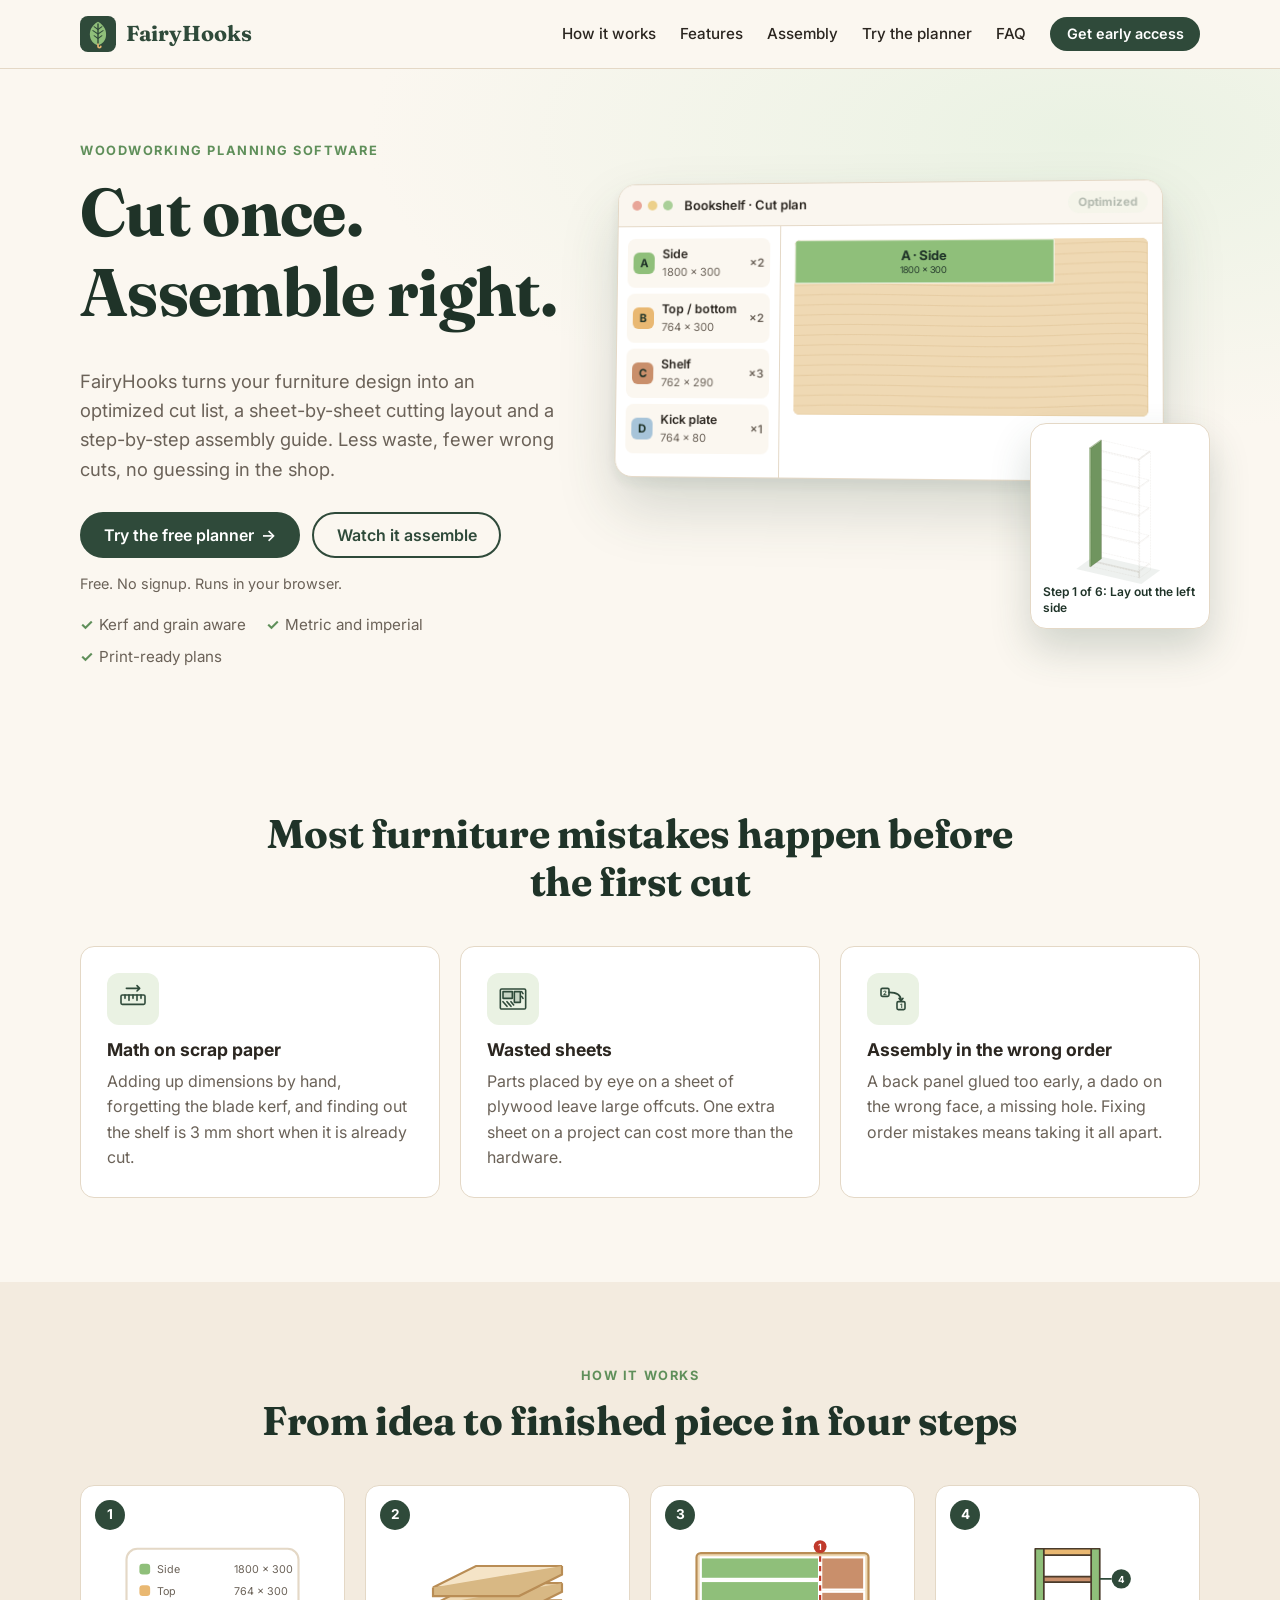
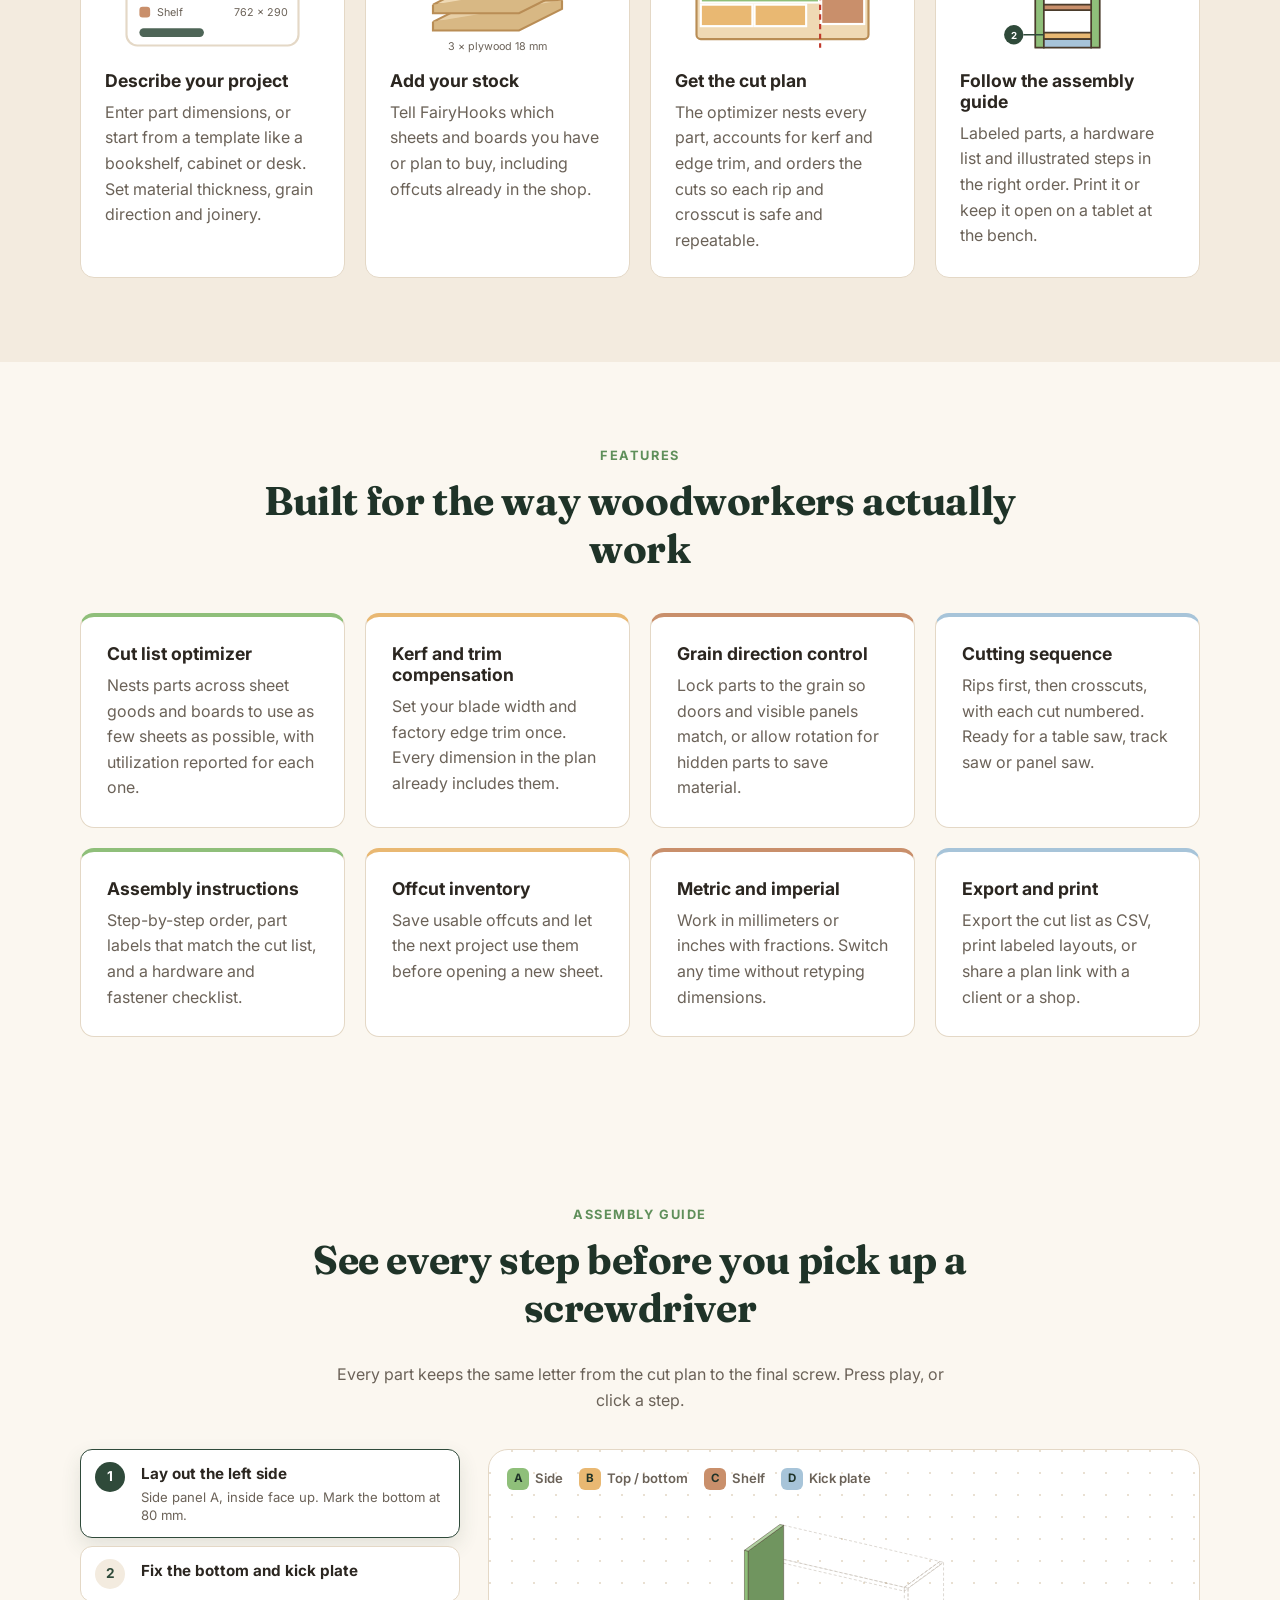
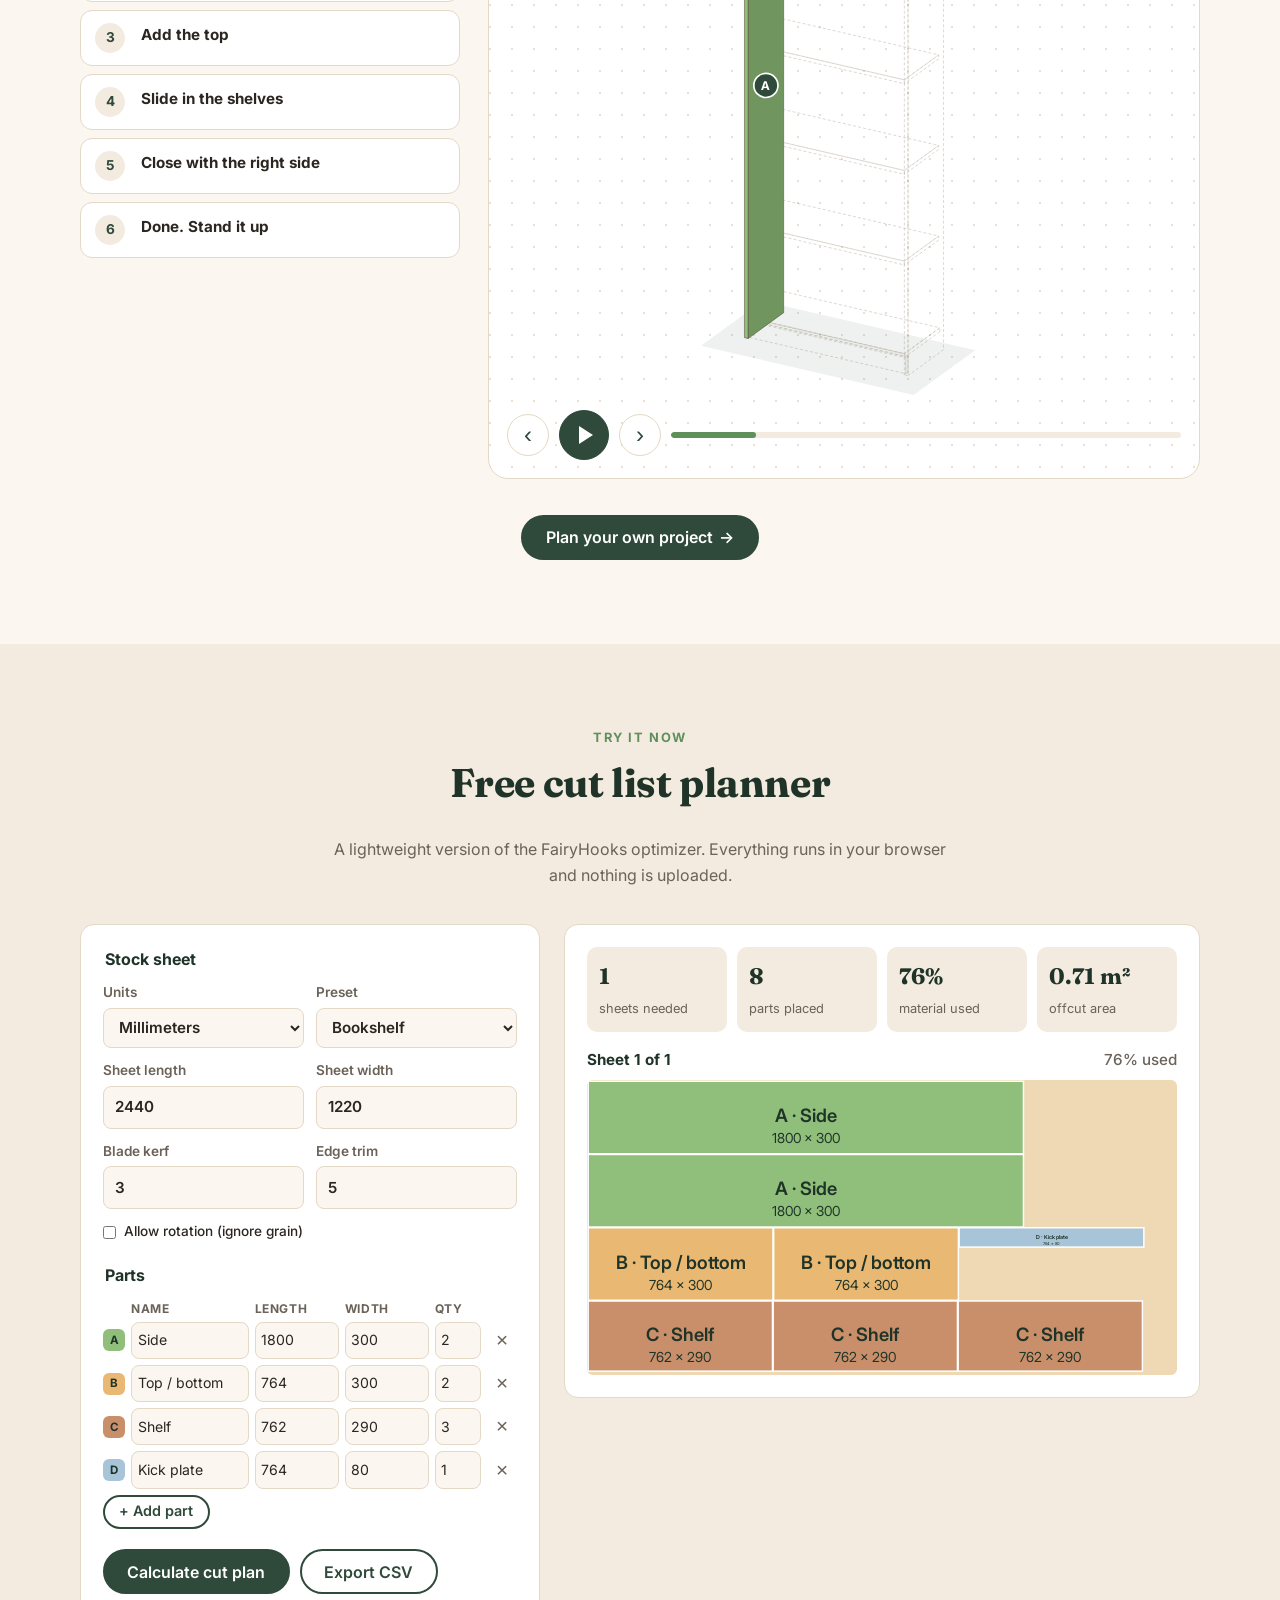
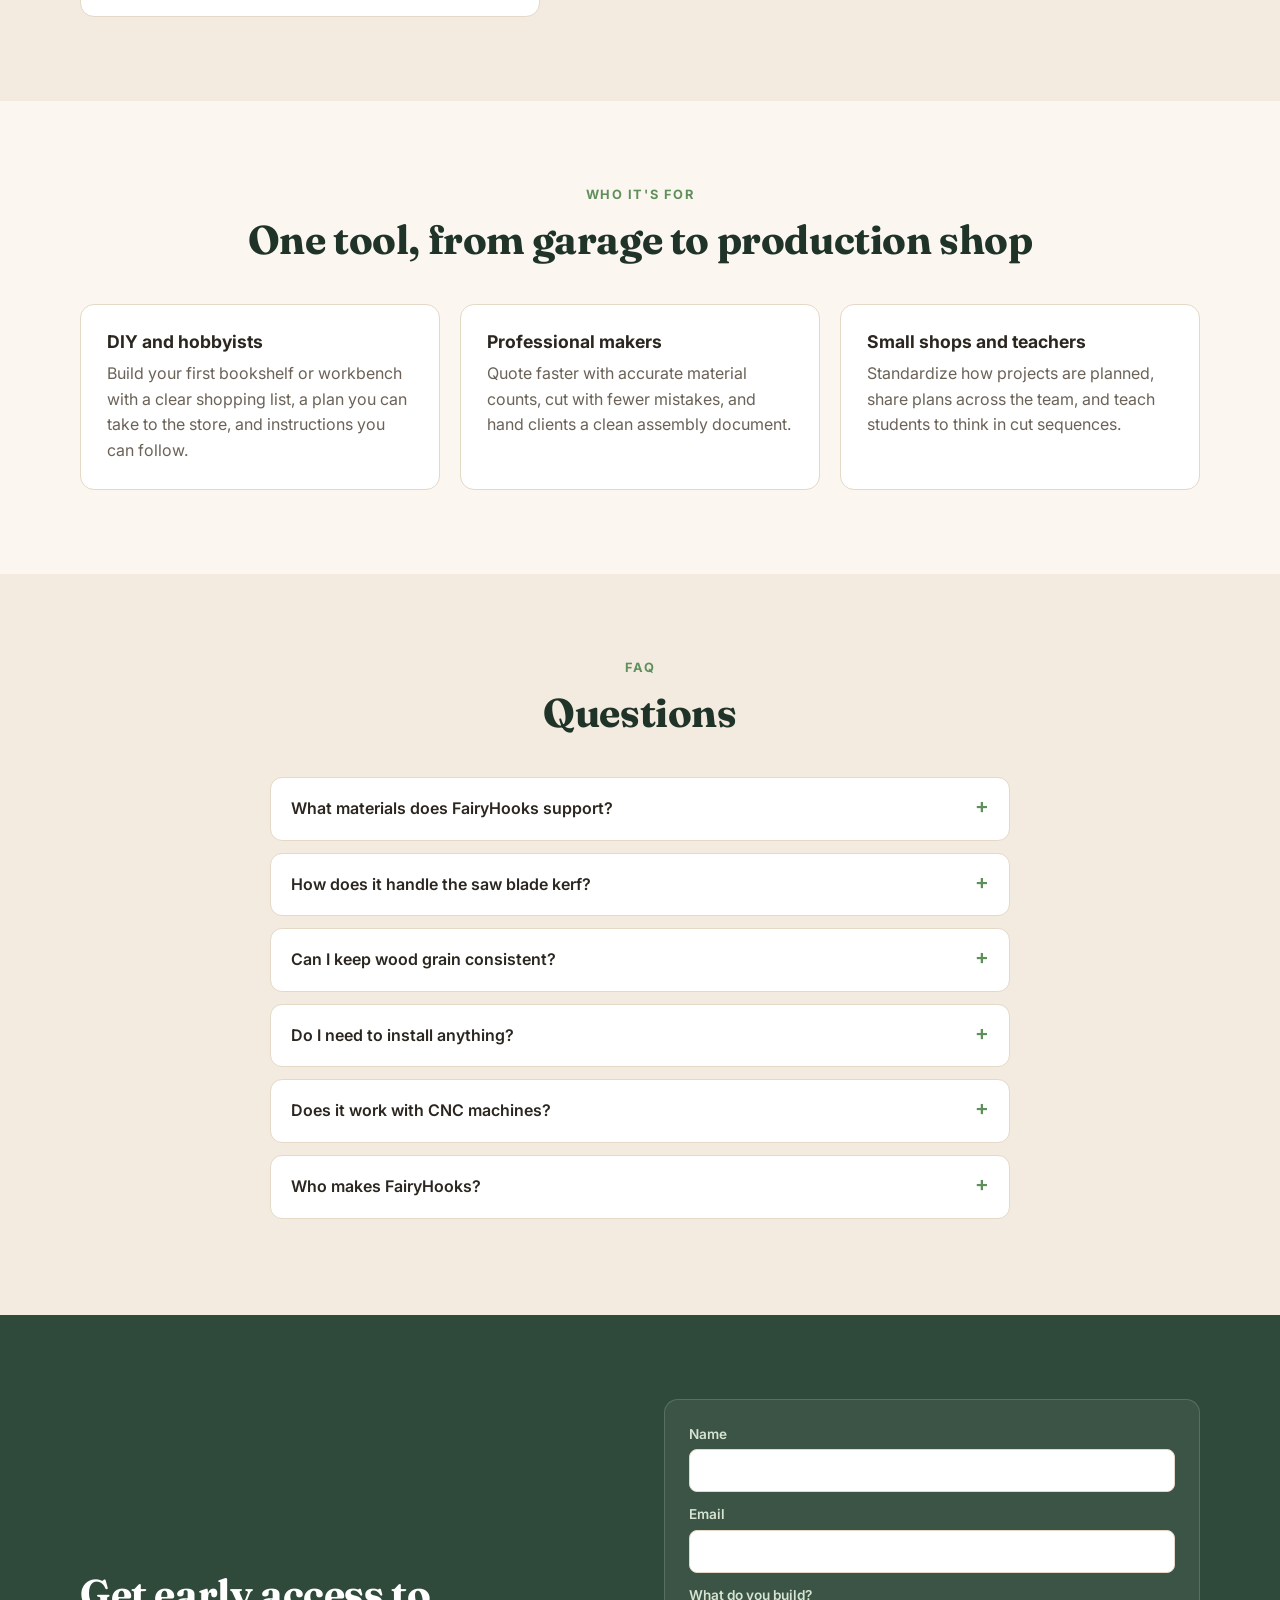
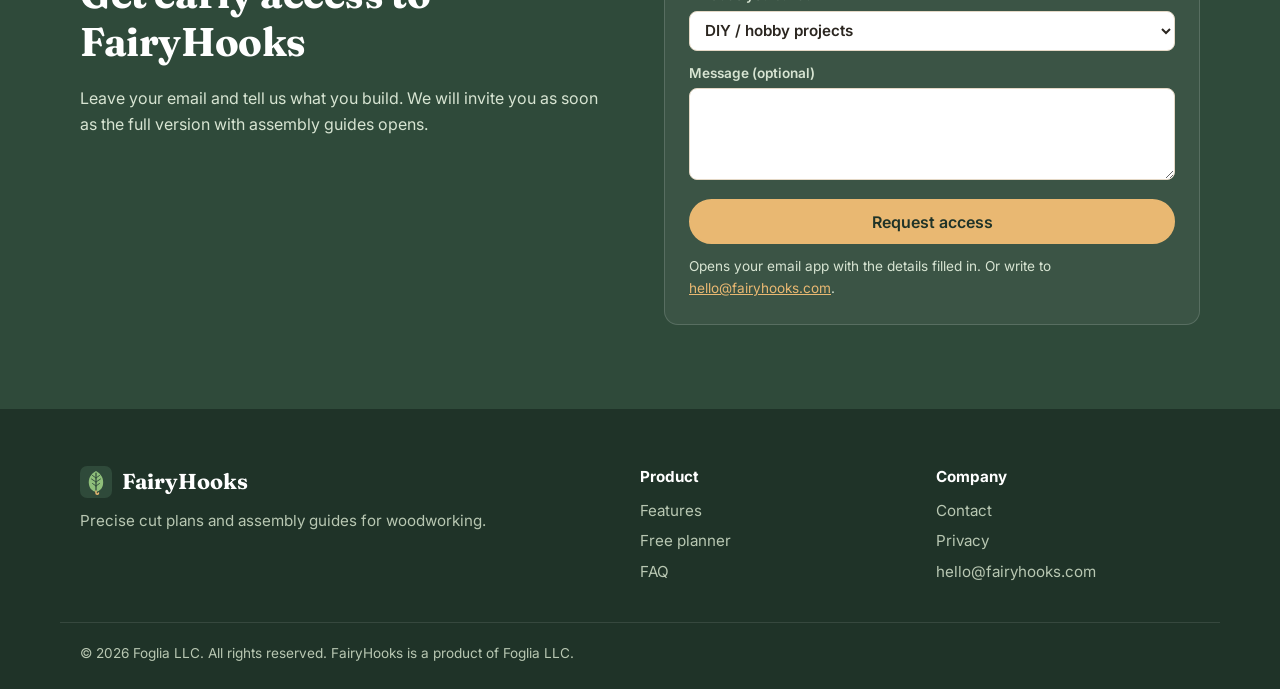
<file: fairyhooks.com/index.html>
<!doctype html>
<html lang="en">
<head>
  <meta charset="utf-8">
  <meta name="viewport" content="width=device-width, initial-scale=1">
  <title>FairyHooks | Precise cut plans and assembly guides for woodworking</title>
  <meta name="description" content="FairyHooks by Foglia LLC turns your furniture design into an optimized cut list, sheet layout and step-by-step assembly plan. Cut once, assemble right.">
  <link rel="canonical" href="https://fairyhooks.com/">
  <link rel="icon" href="assets/img/logo.svg" type="image/svg+xml">
  <meta name="theme-color" content="#2f4a3a">

  <meta property="og:type" content="website">
  <meta property="og:url" content="https://fairyhooks.com/">
  <meta property="og:title" content="FairyHooks | Cut once. Assemble right.">
  <meta property="og:description" content="Optimized cut lists, sheet layouts and assembly guides for woodworkers and furniture makers.">
  <meta property="og:site_name" content="FairyHooks">

  <link rel="preconnect" href="https://fonts.googleapis.com">
  <link rel="preconnect" href="https://fonts.gstatic.com" crossorigin>
  <link href="https://fonts.googleapis.com/css2?family=Fraunces:opsz,wght@9..144,500;9..144,700&family=Inter:wght@400;500;600;700&display=swap" rel="stylesheet">
  <link rel="stylesheet" href="assets/css/style.css">

  <script type="application/ld+json">
  {
    "@context": "https://schema.org",
    "@type": "Organization",
    "name": "Foglia LLC",
    "url": "https://fairyhooks.com/",
    "logo": "https://fairyhooks.com/assets/img/logo.svg",
    "brand": { "@type": "Brand", "name": "FairyHooks" }
  }
  </script>
</head>
<body>
  <a class="skip-link" href="#main">Skip to content</a>

  <header class="site-header" id="top">
    <div class="container nav">
      <a class="brand" href="#top" aria-label="FairyHooks home">
        <img src="assets/img/logo.svg" alt="" width="36" height="36">
        <span>FairyHooks</span>
      </a>
      <button class="nav-toggle" aria-expanded="false" aria-controls="nav-menu" aria-label="Open menu">
        <span></span><span></span><span></span>
      </button>
      <nav id="nav-menu" class="nav-menu" aria-label="Main">
        <a href="#how">How it works</a>
        <a href="#features">Features</a>
        <a href="#assembly">Assembly</a>
        <a href="#demo">Try the planner</a>
        <a href="#faq">FAQ</a>
        <a class="btn btn-small" href="#access">Get early access</a>
      </nav>
    </div>
  </header>

  <main id="main">
    <!-- HERO -->
    <section class="hero">
      <div class="container hero-grid">
        <div class="hero-copy">
          <p class="eyebrow">Woodworking planning software</p>
          <h1>Cut once.<br>Assemble right.</h1>
          <p class="lead">FairyHooks turns your furniture design into an optimized cut list, a sheet-by-sheet cutting layout and a step-by-step assembly guide. Less waste, fewer wrong cuts, no guessing in the shop.</p>
          <div class="hero-cta">
            <a class="btn" href="#demo">Try the free planner <span aria-hidden="true">→</span></a>
            <a class="btn btn-ghost" href="#assembly">Watch it assemble</a>
          </div>
          <p class="microcopy">Free. No signup. Runs in your browser.</p>
          <ul class="hero-points">
            <li>Kerf and grain aware</li>
            <li>Metric and imperial</li>
            <li>Print-ready plans</li>
          </ul>
        </div>

        <div class="hero-visual">
          <figure class="app-window" aria-label="FairyHooks app showing an optimized cut plan for a bookshelf">
            <div class="app-bar">
              <span class="dots" aria-hidden="true"><i></i><i></i><i></i></span>
              <span class="app-title">Bookshelf · Cut plan</span>
              <span class="app-badge">Optimized</span>
            </div>
            <div class="app-body">
              <ul class="app-parts" aria-label="Parts">
                <li><b class="chip" style="--c:#8fbf7a">A</b><span>Side<small>1800 × 300</small></span><em>×2</em></li>
                <li><b class="chip" style="--c:#e9b872">B</b><span>Top / bottom<small>764 × 300</small></span><em>×2</em></li>
                <li><b class="chip" style="--c:#c98f6b">C</b><span>Shelf<small>762 × 290</small></span><em>×3</em></li>
                <li><b class="chip" style="--c:#a7c4d9">D</b><span>Kick plate<small>764 × 80</small></span><em>×1</em></li>
              </ul>
              <div class="app-sheet">
                <svg id="hero-sheet" role="img" aria-label="Plywood sheet 2440 by 1220 mm with eight parts nested"></svg>
                <div class="app-result"><span class="check" aria-hidden="true">✓</span><span id="hero-stat">1 sheet · 8 parts</span></div>
              </div>
            </div>
          </figure>
          <figure class="asm-card" aria-label="Animated assembly preview">
            <svg id="hero-assembly" role="img" aria-label="Bookshelf assembling step by step"></svg>
            <figcaption id="hero-assembly-step">Step 1 of 6: Lay out the left side</figcaption>
          </figure>
        </div>
      </div>
    </section>

    <!-- PROBLEM -->
    <section class="section problem">
      <div class="container">
        <h2 class="section-title">Most furniture mistakes happen before the first cut</h2>
        <div class="cards three">
          <article class="card reveal">
            <div class="icon" aria-hidden="true"><svg viewBox="0 0 48 48" fill="none" stroke="currentColor" stroke-width="2.4" stroke-linecap="round" stroke-linejoin="round"><rect x="6" y="18" width="36" height="14" rx="2"/><path d="M12 18v5M18 18v8M24 18v5M30 18v8M36 18v5"/><path d="M14 8l20 0M30 4l4 4-4 4" /></svg></div>
            <h3>Math on scrap paper</h3>
            <p>Adding up dimensions by hand, forgetting the blade kerf, and finding out the shelf is 3 mm short when it is already cut.</p>
          </article>
          <article class="card reveal">
            <div class="icon" aria-hidden="true"><svg viewBox="0 0 48 48" fill="none" stroke="currentColor" stroke-width="2.4" stroke-linejoin="round"><rect x="5" y="9" width="38" height="30" rx="2"/><rect x="9" y="13" width="14" height="10" fill="currentColor" fill-opacity=".18"/><rect x="26" y="13" width="9" height="16" fill="currentColor" fill-opacity=".18"/><path d="M9 28l6 7M15 28l6 7M21 28l4 5M37 13l2 3M37 20l2 3" stroke-linecap="round"/></svg></div>
            <h3>Wasted sheets</h3>
            <p>Parts placed by eye on a sheet of plywood leave large offcuts. One extra sheet on a project can cost more than the hardware.</p>
          </article>
          <article class="card reveal">
            <div class="icon" aria-hidden="true"><svg viewBox="0 0 48 48" fill="none" stroke="currentColor" stroke-width="2.4" stroke-linecap="round" stroke-linejoin="round"><rect x="6" y="8" width="12" height="12" rx="2"/><rect x="30" y="28" width="12" height="12" rx="2"/><text x="12" y="17.5" font-size="9" font-family="Inter" font-weight="700" fill="currentColor" stroke="none" text-anchor="middle">2</text><text x="36" y="37.5" font-size="9" font-family="Inter" font-weight="700" fill="currentColor" stroke="none" text-anchor="middle">1</text><path d="M18 14c12 0 18 4 18 12M33 23l3 4 3-4"/></svg></div>
            <h3>Assembly in the wrong order</h3>
            <p>A back panel glued too early, a dado on the wrong face, a missing hole. Fixing order mistakes means taking it all apart.</p>
          </article>
        </div>
      </div>
    </section>

    <!-- HOW IT WORKS -->
    <section class="section alt" id="how">
      <div class="container">
        <p class="eyebrow center">How it works</p>
        <h2 class="section-title">From idea to finished piece in four steps</h2>
        <ol class="steps">
          <li class="step reveal">
            <svg class="step-art" viewBox="0 0 200 110" aria-hidden="true"><rect x="20" y="10" width="160" height="90" rx="10" fill="#fff" stroke="#e4d8c6" stroke-width="2"/><g font-family="Inter" font-size="10" fill="#6b6258"><rect x="32" y="24" width="10" height="10" rx="3" fill="#8fbf7a"/><text x="48" y="33">Side</text><text x="120" y="33">1800 × 300</text><rect x="32" y="44" width="10" height="10" rx="3" fill="#e9b872"/><text x="48" y="53">Top</text><text x="120" y="53">764 × 300</text><rect x="32" y="64" width="10" height="10" rx="3" fill="#c98f6b"/><text x="48" y="73">Shelf</text><text x="120" y="73">762 × 290</text></g><rect x="32" y="84" width="60" height="8" rx="4" fill="#2f4a3a" opacity=".85"/></svg>
            <span class="step-num">1</span>
            <h3>Describe your project</h3>
            <p>Enter part dimensions, or start from a template like a bookshelf, cabinet or desk. Set material thickness, grain direction and joinery.</p>
          </li>
          <li class="step reveal">
            <svg class="step-art" viewBox="0 0 200 110" aria-hidden="true"><g stroke="#b98d55" stroke-width="2"><path d="M40 78 L120 78 L160 58 L80 58 Z" fill="#e7cfa6"/><path d="M40 78v8h80l40-20v-8" fill="#d8b884"/><path d="M40 62 L120 62 L160 42 L80 42 Z" fill="#efd9b4"/><path d="M40 62v8h80l40-20v-8" fill="#d8b884"/><path d="M40 46 L120 46 L160 26 L80 26 Z" fill="#f5e4c7"/><path d="M40 46v8h80l40-20v-8" fill="#d8b884"/></g><text x="100" y="104" text-anchor="middle" font-family="Inter" font-size="10" fill="#6b6258">3 × plywood 18 mm</text></svg>
            <span class="step-num">2</span>
            <h3>Add your stock</h3>
            <p>Tell FairyHooks which sheets and boards you have or plan to buy, including offcuts already in the shop.</p>
          </li>
          <li class="step reveal">
            <svg class="step-art" viewBox="0 0 200 110" aria-hidden="true"><rect x="20" y="14" width="160" height="80" rx="4" fill="#efd9b4" stroke="#b98d55" stroke-width="2"/><g stroke="#fff" stroke-width="2"><rect x="24" y="18" width="110" height="20" fill="#8fbf7a"/><rect x="24" y="40" width="110" height="20" fill="#8fbf7a"/><rect x="24" y="62" width="48" height="20" fill="#e9b872"/><rect x="74" y="62" width="48" height="20" fill="#e9b872"/><rect x="136" y="18" width="40" height="30" fill="#c98f6b"/><rect x="136" y="50" width="40" height="30" fill="#c98f6b"/></g><path d="M135 8v94" stroke="#c0392b" stroke-width="2" stroke-dasharray="5 4"/><circle cx="135" cy="8" r="6" fill="#c0392b"/><text x="135" y="11" text-anchor="middle" font-family="Inter" font-size="8" font-weight="700" fill="#fff">1</text></svg>
            <span class="step-num">3</span>
            <h3>Get the cut plan</h3>
            <p>The optimizer nests every part, accounts for kerf and edge trim, and orders the cuts so each rip and crosscut is safe and repeatable.</p>
          </li>
          <li class="step reveal">
            <svg class="step-art" viewBox="0 0 200 110" aria-hidden="true"><g stroke="#4a3b2b" stroke-width="1.6" stroke-linejoin="round"><rect x="70" y="10" width="8" height="92" fill="#8fbf7a"/><rect x="122" y="10" width="8" height="92" fill="#8fbf7a"/><rect x="78" y="10" width="44" height="6" fill="#e9b872"/><rect x="78" y="88" width="44" height="6" fill="#e9b872"/><rect x="78" y="94" width="44" height="8" fill="#a7c4d9"/><rect x="78" y="36" width="44" height="5" fill="#c98f6b"/><rect x="78" y="62" width="44" height="5" fill="#c98f6b"/></g><g font-family="Inter" font-size="9" font-weight="700" fill="#fff"><circle cx="150" cy="38" r="9" fill="#2f4a3a"/><text x="150" y="41.5" text-anchor="middle">4</text><circle cx="50" cy="90" r="9" fill="#2f4a3a"/><text x="50" y="93.5" text-anchor="middle">2</text></g><path d="M141 38h-11M59 90h19" stroke="#2f4a3a" stroke-width="1.5"/></svg>
            <span class="step-num">4</span>
            <h3>Follow the assembly guide</h3>
            <p>Labeled parts, a hardware list and illustrated steps in the right order. Print it or keep it open on a tablet at the bench.</p>
          </li>
        </ol>
      </div>
    </section>

    <!-- FEATURES -->
    <section class="section" id="features">
      <div class="container">
        <p class="eyebrow center">Features</p>
        <h2 class="section-title">Built for the way woodworkers actually work</h2>
        <div class="cards features">
          <article class="card feature reveal">
            <h3>Cut list optimizer</h3>
            <p>Nests parts across sheet goods and boards to use as few sheets as possible, with utilization reported for each one.</p>
          </article>
          <article class="card feature reveal">
            <h3>Kerf and trim compensation</h3>
            <p>Set your blade width and factory edge trim once. Every dimension in the plan already includes them.</p>
          </article>
          <article class="card feature reveal">
            <h3>Grain direction control</h3>
            <p>Lock parts to the grain so doors and visible panels match, or allow rotation for hidden parts to save material.</p>
          </article>
          <article class="card feature reveal">
            <h3>Cutting sequence</h3>
            <p>Rips first, then crosscuts, with each cut numbered. Ready for a table saw, track saw or panel saw.</p>
          </article>
          <article class="card feature reveal">
            <h3>Assembly instructions</h3>
            <p>Step-by-step order, part labels that match the cut list, and a hardware and fastener checklist.</p>
          </article>
          <article class="card feature reveal">
            <h3>Offcut inventory</h3>
            <p>Save usable offcuts and let the next project use them before opening a new sheet.</p>
          </article>
          <article class="card feature reveal">
            <h3>Metric and imperial</h3>
            <p>Work in millimeters or inches with fractions. Switch any time without retyping dimensions.</p>
          </article>
          <article class="card feature reveal">
            <h3>Export and print</h3>
            <p>Export the cut list as CSV, print labeled layouts, or share a plan link with a client or a shop.</p>
          </article>
        </div>
      </div>
    </section>

    <!-- ASSEMBLY -->
    <section class="section assembly" id="assembly">
      <div class="container">
        <p class="eyebrow center">Assembly guide</p>
        <h2 class="section-title">See every step before you pick up a screwdriver</h2>
        <p class="section-sub">Every part keeps the same letter from the cut plan to the final screw. Press play, or click a step.</p>
        <div class="asm-grid">
          <ol class="asm-steps" id="assembly-steps"></ol>
          <div class="asm-stage-card">
            <div class="asm-legend" aria-label="Part legend">
              <span><b class="chip" style="--c:#8fbf7a">A</b>Side</span>
              <span><b class="chip" style="--c:#e9b872">B</b>Top / bottom</span>
              <span><b class="chip" style="--c:#c98f6b">C</b>Shelf</span>
              <span><b class="chip" style="--c:#a7c4d9">D</b>Kick plate</span>
            </div>
            <svg id="assembly-stage" class="asm-stage" role="img" aria-label="Isometric bookshelf assembly animation"></svg>
            <div class="asm-controls">
              <button type="button" class="round-btn" id="asm-prev" aria-label="Previous step">‹</button>
              <button type="button" class="round-btn play" id="asm-play" aria-label="Play"><span class="i-play" aria-hidden="true"></span></button>
              <button type="button" class="round-btn" id="asm-next" aria-label="Next step">›</button>
              <div class="asm-track"><div class="asm-bar" id="asm-progress"></div></div>
            </div>
          </div>
        </div>
        <p class="center-cta"><a class="btn" href="#demo">Plan your own project <span aria-hidden="true">→</span></a></p>
      </div>
    </section>

    <!-- DEMO -->
    <section class="section alt" id="demo">
      <div class="container">
        <p class="eyebrow center">Try it now</p>
        <h2 class="section-title">Free cut list planner</h2>
        <p class="section-sub">A lightweight version of the FairyHooks optimizer. Everything runs in your browser and nothing is uploaded.</p>

        <div class="planner">
          <form class="planner-form" id="planner-form" novalidate>
            <fieldset>
              <legend>Stock sheet</legend>
              <div class="row">
                <label>Units
                  <select id="units">
                    <option value="mm">Millimeters</option>
                    <option value="in">Inches</option>
                  </select>
                </label>
                <label>Preset
                  <select id="preset">
                    <option value="bookshelf">Bookshelf</option>
                    <option value="cabinet">Base cabinet</option>
                    <option value="desk">Simple desk</option>
                    <option value="custom">Empty</option>
                  </select>
                </label>
              </div>
              <div class="row">
                <label>Sheet length <input id="sheet-w" type="number" min="1" step="any" value="2440"></label>
                <label>Sheet width <input id="sheet-h" type="number" min="1" step="any" value="1220"></label>
              </div>
              <div class="row">
                <label>Blade kerf <input id="kerf" type="number" min="0" step="any" value="3"></label>
                <label>Edge trim <input id="trim" type="number" min="0" step="any" value="5"></label>
              </div>
              <label class="check"><input id="rotate" type="checkbox"> Allow rotation (ignore grain)</label>
            </fieldset>

            <fieldset>
              <legend>Parts</legend>
              <div class="parts-head" aria-hidden="true">
                <span></span><span>Name</span><span>Length</span><span>Width</span><span>Qty</span><span></span>
              </div>
              <div id="parts"></div>
              <button type="button" class="btn btn-ghost btn-small" id="add-part">+ Add part</button>
            </fieldset>

            <div class="planner-actions">
              <button type="submit" class="btn">Calculate cut plan</button>
              <button type="button" class="btn btn-ghost" id="export-csv">Export CSV</button>
            </div>
          </form>

          <div class="planner-output" aria-live="polite">
            <div class="stats" id="stats"></div>
            <div id="warnings"></div>
            <div id="sheets" class="sheets"></div>
          </div>
        </div>
      </div>
    </section>

    <!-- WHO -->
    <section class="section" id="who">
      <div class="container">
        <p class="eyebrow center">Who it's for</p>
        <h2 class="section-title">One tool, from garage to production shop</h2>
        <div class="cards three">
          <article class="card reveal">
            <h3>DIY and hobbyists</h3>
            <p>Build your first bookshelf or workbench with a clear shopping list, a plan you can take to the store, and instructions you can follow.</p>
          </article>
          <article class="card reveal">
            <h3>Professional makers</h3>
            <p>Quote faster with accurate material counts, cut with fewer mistakes, and hand clients a clean assembly document.</p>
          </article>
          <article class="card reveal">
            <h3>Small shops and teachers</h3>
            <p>Standardize how projects are planned, share plans across the team, and teach students to think in cut sequences.</p>
          </article>
        </div>
      </div>
    </section>

    <!-- FAQ -->
    <section class="section alt" id="faq">
      <div class="container narrow">
        <p class="eyebrow center">FAQ</p>
        <h2 class="section-title">Questions</h2>
        <details>
          <summary>What materials does FairyHooks support?</summary>
          <p>Sheet goods such as plywood, MDF, particle board and melamine, plus dimensional lumber and hardwood boards. You set the size and thickness of every stock item.</p>
        </details>
        <details>
          <summary>How does it handle the saw blade kerf?</summary>
          <p>You enter your blade width once. The optimizer leaves that gap between every part, so finished parts come out at the exact size in the plan.</p>
        </details>
        <details>
          <summary>Can I keep wood grain consistent?</summary>
          <p>Yes. By default parts keep their orientation along the grain. You can allow rotation for parts that will not be seen to save material.</p>
        </details>
        <details>
          <summary>Do I need to install anything?</summary>
          <p>No. FairyHooks runs in the browser on desktop, tablet and phone. The free planner on this page works offline once loaded.</p>
        </details>
        <details>
          <summary>Does it work with CNC machines?</summary>
          <p>CSV export is available today. Direct DXF and SVG export for CNC is on the roadmap. Tell us your machine when you request early access.</p>
        </details>
        <details>
          <summary>Who makes FairyHooks?</summary>
          <p>FairyHooks is built and operated by Foglia LLC. You can reach the team at <a href="mailto:hello@fairyhooks.com">hello@fairyhooks.com</a>.</p>
        </details>
      </div>
    </section>

    <!-- CTA / CONTACT -->
    <section class="section cta" id="access">
      <div class="container cta-grid">
        <div>
          <h2>Get early access to FairyHooks</h2>
          <p>Leave your email and tell us what you build. We will invite you as soon as the full version with assembly guides opens.</p>
        </div>
        <form class="access-form" id="access-form">
          <label>Name <input name="name" type="text" autocomplete="name" required></label>
          <label>Email <input name="email" type="email" autocomplete="email" required></label>
          <label>What do you build?
            <select name="role">
              <option>DIY / hobby projects</option>
              <option>Professional furniture</option>
              <option>Cabinetry / production shop</option>
              <option>Teaching / school</option>
              <option>Other</option>
            </select>
          </label>
          <label>Message (optional) <textarea name="message" rows="3"></textarea></label>
          <button class="btn btn-light" type="submit">Request access</button>
          <p class="form-note" id="form-note">Opens your email app with the details filled in. Or write to <a href="mailto:hello@fairyhooks.com">hello@fairyhooks.com</a>.</p>
        </form>
      </div>
    </section>
  </main>

  <footer class="site-footer">
    <div class="container footer-grid">
      <div>
        <a class="brand" href="#top"><img src="assets/img/logo.svg" alt="" width="32" height="32"><span>FairyHooks</span></a>
        <p>Precise cut plans and assembly guides for woodworking.</p>
      </div>
      <div>
        <h4>Product</h4>
        <a href="#features">Features</a>
        <a href="#demo">Free planner</a>
        <a href="#faq">FAQ</a>
      </div>
      <div>
        <h4>Company</h4>
        <a href="#access">Contact</a>
        <a href="privacy.html">Privacy</a>
        <a href="mailto:hello@fairyhooks.com">hello@fairyhooks.com</a>
      </div>
    </div>
    <div class="container footer-bottom">
      <p>&copy; <span id="year">2026</span> Foglia LLC. All rights reserved. FairyHooks is a product of Foglia LLC.</p>
    </div>
  </footer>

  <script src="assets/js/planner.js"></script>
  <script src="assets/js/main.js"></script>
  <script src="assets/js/visuals.js"></script>
</body>
</html>
</file>
<file: fairyhooks.com/assets/css/style.css>
:root {
  --green-900: #1f3328;
  --green-800: #2f4a3a;
  --green-500: #5f8f5a;
  --green-300: #8fbf7a;
  --amber: #e9b872;
  --wood: #c98f6b;
  --cream: #fbf7f0;
  --sand: #f3ebdf;
  --line: #e4d8c6;
  --ink: #2b2620;
  --muted: #6b6258;
  --danger: #b03a2e;
  --radius: 14px;
  --shadow: 0 10px 30px rgba(47, 74, 58, .10);
  --font: "Inter", system-ui, -apple-system, "Segoe UI", Roboto, sans-serif;
  --display: "Fraunces", Georgia, serif;
}

*, *::before, *::after { box-sizing: border-box; }
html { scroll-behavior: smooth; scroll-padding-top: 80px; }
body {
  margin: 0;
  font-family: var(--font);
  color: var(--ink);
  background: var(--cream);
  line-height: 1.6;
  -webkit-font-smoothing: antialiased;
}
img, svg { max-width: 100%; display: block; }
a { color: var(--green-800); }
h1, h2, h3 { line-height: 1.2; margin: 0 0 .5em; }
h1, h2 { font-family: var(--display); font-weight: 700; letter-spacing: -.01em; }
h3 { font-size: 1.1rem; }
p { margin: 0 0 1em; }

.container { width: 100%; max-width: 1160px; margin: 0 auto; padding: 0 20px; }
.container.narrow { max-width: 780px; }

.skip-link { position: absolute; left: -999px; top: 8px; background: #fff; padding: 8px 12px; z-index: 100; }
.skip-link:focus { left: 8px; }

/* Buttons */
.btn {
  display: inline-flex; align-items: center; justify-content: center; gap: .4em;
  padding: .8em 1.4em; border-radius: 999px; border: 2px solid var(--green-800);
  background: var(--green-800); color: #fff; font: 600 1rem/1 var(--font);
  text-decoration: none; cursor: pointer; transition: transform .15s, background .15s, color .15s;
}
.btn:hover { background: var(--green-900); transform: translateY(-1px); }
.btn:focus-visible, input:focus-visible, select:focus-visible, textarea:focus-visible, summary:focus-visible {
  outline: 3px solid var(--amber); outline-offset: 2px;
}
.btn-ghost { background: transparent; color: var(--green-800); }
.btn-ghost:hover { background: var(--green-800); color: #fff; }
.btn-small { padding: .55em 1em; font-size: .9rem; }
.btn-light { background: var(--amber); border-color: var(--amber); color: var(--green-900); }
.btn-light:hover { background: #f2c98c; }

/* Header */
.site-header {
  position: sticky; top: 0; z-index: 50;
  background: rgba(251, 247, 240, .92); backdrop-filter: blur(8px);
  border-bottom: 1px solid var(--line);
}
.nav { display: flex; align-items: center; justify-content: space-between; height: 68px; }
.brand { display: flex; align-items: center; gap: 10px; text-decoration: none; color: var(--green-800); font-family: var(--display); font-weight: 700; font-size: 1.35rem; }
.nav-menu { display: flex; align-items: center; gap: 24px; }
.nav-menu a:not(.btn) { color: var(--ink); text-decoration: none; font-weight: 500; font-size: .95rem; }
.nav-menu a:not(.btn):hover { color: var(--green-500); }
.nav-toggle { display: none; background: none; border: 0; padding: 8px; cursor: pointer; }
.nav-toggle span { display: block; width: 24px; height: 2px; background: var(--green-800); margin: 5px 0; transition: .2s; }

/* Hero */
.hero { padding: 72px 0 56px; background: radial-gradient(1200px 500px at 85% 10%, #eaf2e3 0%, transparent 60%); }
.hero-grid { display: grid; grid-template-columns: .9fr 1.1fr; gap: 48px; align-items: center; }
.eyebrow { text-transform: uppercase; letter-spacing: .12em; font-size: .8rem; font-weight: 700; color: var(--green-500); margin-bottom: .8em; }
.eyebrow.center, .section-title, .section-sub { text-align: center; }
.hero h1 { font-size: clamp(2.6rem, 6vw, 4.2rem); color: var(--green-900); }
.lead { font-size: 1.15rem; color: var(--muted); max-width: 36em; }
.hero-cta { display: flex; flex-wrap: wrap; gap: 12px; margin: 28px 0 24px; }
.hero-points { display: flex; flex-wrap: wrap; gap: 8px 20px; list-style: none; padding: 0; margin: 0; color: var(--muted); font-size: .95rem; }
.hero-points li::before { content: "✓"; color: var(--green-500); font-weight: 700; margin-right: 6px; }
@media (prefers-reduced-motion: reduce) { html { scroll-behavior: auto; } }

/* Sections */
.section { padding: 84px 0; }
.section.alt { background: var(--sand); }
.section-title { font-size: clamp(1.8rem, 3.6vw, 2.5rem); color: var(--green-900); max-width: 20em; margin-left: auto; margin-right: auto; margin-bottom: 1em; }
.section-sub { color: var(--muted); max-width: 40em; margin: -0.6em auto 2.2em; }

.cards { display: grid; gap: 20px; }
.cards.three { grid-template-columns: repeat(3, 1fr); }
.cards.features { grid-template-columns: repeat(4, 1fr); }
.card { background: #fff; border: 1px solid var(--line); border-radius: var(--radius); padding: 26px; }
.card p { color: var(--muted); margin: 0; }
.card .icon { width: 52px; height: 52px; display: grid; place-items: center; border-radius: 12px; background: #eaf2e3; color: var(--green-800); margin-bottom: 14px; }
.card .icon svg { width: 32px; height: 32px; }
.feature { border-top: 4px solid var(--green-300); }
.feature:nth-child(4n+2) { border-top-color: var(--amber); }
.feature:nth-child(4n+3) { border-top-color: var(--wood); }
.feature:nth-child(4n+4) { border-top-color: #a7c4d9; }

/* Steps */
.steps { list-style: none; padding: 0; margin: 0; display: grid; grid-template-columns: repeat(4, 1fr); gap: 20px; counter-reset: none; }
.step { position: relative; background: #fff; border-radius: var(--radius); padding: 52px 24px 24px; border: 1px solid var(--line); }
.step p { color: var(--muted); margin: 0; }
.step-num { display: inline-grid; place-items: center; width: 40px; height: 40px; border-radius: 50%; background: var(--green-800); color: #fff; font-weight: 700; margin-bottom: 14px; }

/* Hero app mockup */
.microcopy { color: var(--muted); font-size: .9rem; margin: -10px 0 18px; }
.hero-visual { position: relative; padding: 0 40px 150px 0; }
.app-window { margin: 0; background: #fff; border: 1px solid var(--line); border-radius: 18px; box-shadow: 0 30px 60px rgba(47,74,58,.18), 0 6px 14px rgba(47,74,58,.08); overflow: hidden; transform: perspective(1600px) rotateY(-6deg) rotateX(3deg); transition: transform .6s; }
.app-window:hover { transform: none; }
.app-bar { display: flex; align-items: center; gap: 12px; padding: 10px 14px; border-bottom: 1px solid var(--line); background: #faf6ef; font-size: .82rem; }
.dots { display: flex; gap: 6px; }
.dots i { width: 10px; height: 10px; border-radius: 50%; background: #e4d8c6; }
.dots i:first-child { background: #e8a598; } .dots i:nth-child(2) { background: #ecd08a; } .dots i:nth-child(3) { background: #a9cf98; }
.app-title { font-weight: 600; color: var(--ink); flex: 1; }
.app-badge { background: #eaf2e3; color: var(--green-800); font-weight: 700; border-radius: 999px; padding: 2px 10px; font-size: .72rem; opacity: .35; transition: opacity .4s; }
.app-window.done .app-badge { opacity: 1; }
.app-body { display: grid; grid-template-columns: 168px 1fr; }
.app-parts { list-style: none; margin: 0; padding: 12px 10px; border-right: 1px solid var(--line); display: grid; gap: 6px; align-content: start; }
.app-parts li { display: grid; grid-template-columns: 22px 1fr auto; gap: 8px; align-items: center; font-size: .78rem; font-weight: 600; padding: 6px; border-radius: 8px; background: var(--cream); }
.app-parts small { display: block; font-weight: 400; color: var(--muted); font-size: .7rem; }
.app-parts em { font-style: normal; color: var(--muted); font-size: .72rem; }
.chip { display: inline-grid; place-items: center; width: 22px; height: 22px; border-radius: 6px; background: var(--c); color: #1f3328; font-size: .72rem; font-weight: 700; }
.app-sheet { padding: 14px 14px 18px; position: relative; }
#hero-sheet { width: 100%; height: auto; border-radius: 6px; box-shadow: inset 0 0 0 2px #d8b884; }
.hp { opacity: 0; transform: translateY(-60px) scale(.9); transition: opacity .35s, transform .5s cubic-bezier(.2,.9,.3,1.2); }
.hp.in { opacity: 1; transform: none; }
.hc { transition: stroke-dashoffset .5s ease-out; }
.hc.in { stroke-dashoffset: 0 !important; }
.app-result { margin-top: 12px; display: inline-flex; align-items: center; gap: 8px; background: var(--green-800); color: #fff; font-size: .8rem; font-weight: 600; border-radius: 999px; padding: 6px 14px 6px 6px; opacity: 0; transform: translateY(6px); transition: .4s; }
.app-window.done .app-result { opacity: 1; transform: none; }
.app-result .check { display: grid; place-items: center; width: 20px; height: 20px; border-radius: 50%; background: var(--green-300); color: var(--green-900); font-size: .75rem; }
.asm-card { position: absolute; right: -10px; bottom: 0; width: 180px; margin: 0; background: #fff; border: 1px solid var(--line); border-radius: 16px; padding: 10px 12px 12px; box-shadow: 0 20px 40px rgba(47,74,58,.2); }
.asm-card svg { width: 100%; height: 150px; }
.asm-card figcaption { font-size: .75rem; font-weight: 600; color: var(--green-900); line-height: 1.35; min-height: 2.7em; }

.step-art { width: 100%; height: auto; margin: 0 0 14px; }
.step-num { position: absolute; top: 14px; left: 14px; width: 30px !important; height: 30px !important; font-size: .85rem; margin: 0 !important; }

/* Reveal */
.js .reveal { opacity: 0; transform: translateY(18px); transition: opacity .6s ease, transform .6s ease; }
.js .reveal.visible { opacity: 1; transform: none; }
.cards .reveal:nth-child(2), .steps .reveal:nth-child(2) { transition-delay: .08s; }
.cards .reveal:nth-child(3), .steps .reveal:nth-child(3) { transition-delay: .16s; }
.cards .reveal:nth-child(4), .steps .reveal:nth-child(4) { transition-delay: .24s; }

/* Assembly section */
.asm-grid { display: grid; grid-template-columns: 380px 1fr; gap: 28px; align-items: stretch; }
.asm-steps { list-style: none; margin: 0; padding: 0; display: grid; gap: 8px; align-content: start; }
.asm-steps button { width: 100%; display: grid; grid-template-columns: 34px 1fr; gap: 12px; text-align: left; background: #fff; border: 1px solid var(--line); border-radius: 12px; padding: 12px 14px; font: inherit; cursor: pointer; color: var(--ink); transition: border-color .2s, box-shadow .2s, background .2s; }
.asm-steps button:hover { border-color: var(--green-300); }
.asm-steps .n { display: grid; place-items: center; width: 30px; height: 30px; border-radius: 50%; background: var(--sand); color: var(--green-800); font-weight: 700; font-size: .85rem; transition: .2s; }
.asm-steps b { display: block; font-size: .95rem; }
.asm-steps small { display: block; color: var(--muted); font-size: .82rem; line-height: 1.4; max-height: 0; overflow: hidden; transition: max-height .3s; }
.asm-steps .active button { border-color: var(--green-800); box-shadow: 0 8px 20px rgba(47,74,58,.12); }
.asm-steps .active small { max-height: 4em; margin-top: 2px; }
.asm-steps .active .n { background: var(--green-800); color: #fff; }
.asm-steps .done .n { background: var(--green-300); color: var(--green-900); }
.asm-stage-card { background: #fff; border: 1px solid var(--line); border-radius: 20px; padding: 18px; display: flex; flex-direction: column; background-image: radial-gradient(circle at 1px 1px, #e9e0d2 1px, transparent 0); background-size: 22px 22px; }
.asm-legend { display: flex; flex-wrap: wrap; gap: 8px 16px; font-size: .82rem; font-weight: 600; color: var(--muted); }
.asm-legend span { display: inline-flex; align-items: center; gap: 6px; }
.asm-stage { width: 100%; flex: 1; min-height: 360px; max-height: 520px; }
.asm-controls { display: flex; align-items: center; gap: 10px; }
.round-btn { width: 42px; height: 42px; border-radius: 50%; border: 1px solid var(--line); background: #fff; color: var(--green-800); font-size: 1.5rem; line-height: 1; cursor: pointer; display: grid; place-items: center; }
.round-btn:hover { border-color: var(--green-800); }
.round-btn.play { background: var(--green-800); border-color: var(--green-800); width: 50px; height: 50px; }
.i-play { width: 0; height: 0; border-left: 14px solid #fff; border-top: 9px solid transparent; border-bottom: 9px solid transparent; margin-left: 4px; }
.is-playing .i-play { width: 14px; height: 16px; border: 0; margin: 0; border-left: 4px solid #fff; border-right: 4px solid #fff; }
.asm-track { flex: 1; height: 6px; background: var(--sand); border-radius: 999px; overflow: hidden; }
.asm-bar { height: 100%; width: 0; background: var(--green-500); border-radius: inherit; transition: width .5s; }
.center-cta { text-align: center; margin: 36px 0 0; }

/* Planner */
.planner { display: grid; grid-template-columns: 460px 1fr; gap: 24px; align-items: start; }
.planner-form, .planner-output { background: #fff; border: 1px solid var(--line); border-radius: var(--radius); padding: 22px; }
.planner-output { min-height: 320px; }
fieldset { border: 0; padding: 0; margin: 0 0 20px; }
legend { font-weight: 700; color: var(--green-900); margin-bottom: 10px; font-size: 1rem; }
label { display: block; font-size: .85rem; font-weight: 600; color: var(--muted); }
input, select, textarea {
  width: 100%; margin-top: 4px; padding: .55em .7em; font: inherit; font-size: .95rem; color: var(--ink);
  border: 1px solid var(--line); border-radius: 8px; background: var(--cream);
}
input[type="checkbox"] { width: auto; margin: 0 8px 0 0; accent-color: var(--green-800); }
.row { display: grid; grid-template-columns: 1fr 1fr; gap: 12px; margin-bottom: 12px; }
.check { display: flex; align-items: center; color: var(--ink); font-weight: 500; }
.parts-head, .part-row { display: grid; grid-template-columns: 22px 1.4fr 1fr 1fr .55fr 30px; gap: 6px; align-items: center; }
.parts-head { font-size: .75rem; font-weight: 700; color: var(--muted); text-transform: uppercase; letter-spacing: .05em; margin-bottom: 4px; }
.part-row { margin-bottom: 6px; }
.part-row input { margin: 0; padding: .45em .4em; font-size: .88rem; min-width: 0; }
.remove-part { border: 0; background: none; color: var(--muted); font-size: 1.3rem; cursor: pointer; line-height: 1; border-radius: 6px; height: 32px; }
.remove-part:hover { color: var(--danger); background: #fbeceb; }
.planner-actions { display: flex; flex-wrap: wrap; gap: 10px; }

.stats { display: grid; grid-template-columns: repeat(4, 1fr); gap: 10px; margin-bottom: 16px; }
.stat { background: var(--sand); border-radius: 10px; padding: 12px; }
.stat b { display: block; font-size: 1.4rem; color: var(--green-900); font-family: var(--display); }
.stat span { font-size: .8rem; color: var(--muted); }
.warning { background: #fbeceb; color: var(--danger); border-radius: 8px; padding: 10px 12px; font-size: .9rem; margin-bottom: 12px; }
.sheets { display: grid; gap: 20px; }
.sheet h4 { margin: 0 0 8px; font-size: .95rem; display: flex; justify-content: space-between; color: var(--green-900); }
.sheet h4 span { color: var(--muted); font-weight: 500; }
.sheet svg { width: 100%; height: auto; border-radius: 6px; }
.sheet .part rect { stroke: #fff; }
.sheet .part:hover rect { filter: brightness(1.08); }
.sheet .part { animation: drop .45s cubic-bezier(.2,.9,.3,1.2) both; animation-delay: var(--d, 0s); transform-box: fill-box; transform-origin: center; transition: opacity .2s; }
@keyframes drop { from { opacity: 0; transform: translateY(-14%) scale(.92); } }
.sheets.dim .part:not(.hl) { opacity: .25; }
.part-row.hl input { border-color: var(--green-500); }
@media (prefers-reduced-motion: reduce) { .sheet .part { animation: none; } }
.empty { color: var(--muted); text-align: center; padding: 60px 10px; }

/* FAQ */
details { background: #fff; border: 1px solid var(--line); border-radius: 12px; padding: 0 20px; margin-bottom: 12px; }
summary { cursor: pointer; padding: 18px 0; font-weight: 600; list-style: none; display: flex; justify-content: space-between; gap: 12px; }
summary::-webkit-details-marker { display: none; }
summary::after { content: "+"; font-size: 1.3rem; color: var(--green-500); line-height: 1; }
details[open] summary::after { content: "−"; }
details p { color: var(--muted); padding-bottom: 18px; margin: 0; }

/* CTA */
.cta { background: var(--green-800); color: #fff; }
.cta h2 { color: #fff; font-size: clamp(1.8rem, 3.6vw, 2.5rem); }
.cta p { color: #d7e4d2; }
.cta-grid { display: grid; grid-template-columns: 1fr 1fr; gap: 48px; align-items: center; }
.access-form { background: rgba(255,255,255,.06); border: 1px solid rgba(255,255,255,.15); border-radius: var(--radius); padding: 24px; display: grid; gap: 12px; }
.access-form label { color: #d7e4d2; }
.access-form input, .access-form select, .access-form textarea { background: #fff; }
.form-note { font-size: .85rem; margin: 0; }
.form-note a { color: var(--amber); }

/* Footer */
.site-footer { background: var(--green-900); color: #b8c7b2; padding: 56px 0 24px; font-size: .95rem; }
.site-footer .brand { color: #fff; margin-bottom: 10px; }
.footer-grid { display: grid; grid-template-columns: 2fr 1fr 1fr; gap: 32px; }
.footer-grid h4 { color: #fff; margin: 0 0 10px; font-size: .95rem; }
.footer-grid a:not(.brand) { display: block; color: #b8c7b2; text-decoration: none; margin-bottom: 6px; }
.footer-grid a:not(.brand):hover { color: #fff; }
.footer-bottom { border-top: 1px solid rgba(255,255,255,.1); margin-top: 32px; padding-top: 20px; font-size: .85rem; }
.footer-bottom p { margin: 0; }

/* Simple page (privacy, 404) */
.page { padding: 64px 0 84px; }
.page h1 { font-size: clamp(2rem, 5vw, 3rem); color: var(--green-900); }
.page h2 { font-size: 1.4rem; margin-top: 1.6em; color: var(--green-900); }
.page p, .page li { color: var(--muted); }

/* Responsive */
@media (max-width: 1080px) {
  .cards.features { grid-template-columns: repeat(2, 1fr); }
  .steps { grid-template-columns: repeat(2, 1fr); }
  .planner { grid-template-columns: 1fr; }
  .asm-grid { grid-template-columns: 1fr; }
  .asm-steps { grid-template-columns: repeat(2, 1fr); }
  .hero-visual { padding-right: 0; }
  .asm-card { right: 0; }
}
@media (max-width: 860px) {
  .nav-toggle { display: block; }
  .nav-menu {
    position: absolute; top: 68px; left: 0; right: 0; flex-direction: column; align-items: stretch; gap: 0;
    background: var(--cream); border-bottom: 1px solid var(--line); padding: 8px 20px 20px; display: none;
  }
  .nav-menu.open { display: flex; }
  .nav-menu a:not(.btn) { padding: 12px 0; border-bottom: 1px solid var(--line); }
  .nav-menu .btn { margin-top: 14px; }
  .hero { padding-top: 48px; }
  .hero-grid, .cta-grid { grid-template-columns: 1fr; gap: 32px; }
  .cards.three { grid-template-columns: 1fr; }
  .stats { grid-template-columns: repeat(2, 1fr); }
  .footer-grid { grid-template-columns: 1fr 1fr; }
  .footer-grid > div:first-child { grid-column: 1 / -1; }
}
@media (max-width: 560px) {
  .container { padding: 0 16px; }
  .section { padding: 60px 0; }
  .cards.features, .steps { grid-template-columns: 1fr; }
  .planner-form, .planner-output { padding: 16px; }
  .parts-head, .part-row { grid-template-columns: 20px 1.3fr 1fr 1fr .7fr 26px; gap: 4px; }
  .hero-cta .btn { flex: 1 1 100%; }
  .app-window { transform: none; }
  .app-body { grid-template-columns: 1fr; }
  .app-parts { grid-template-columns: 1fr 1fr; border-right: 0; border-bottom: 1px solid var(--line); }
  .hero-visual { padding-bottom: 0; }
  .asm-card { position: relative; width: auto; margin-top: 16px; display: grid; grid-template-columns: 110px 1fr; align-items: center; gap: 10px; }
  .asm-card svg { height: 130px; }
  .asm-steps { grid-template-columns: 1fr; }
  .asm-stage { min-height: 300px; }
  .asm-stage-card { order: -1; }
}
</file>
